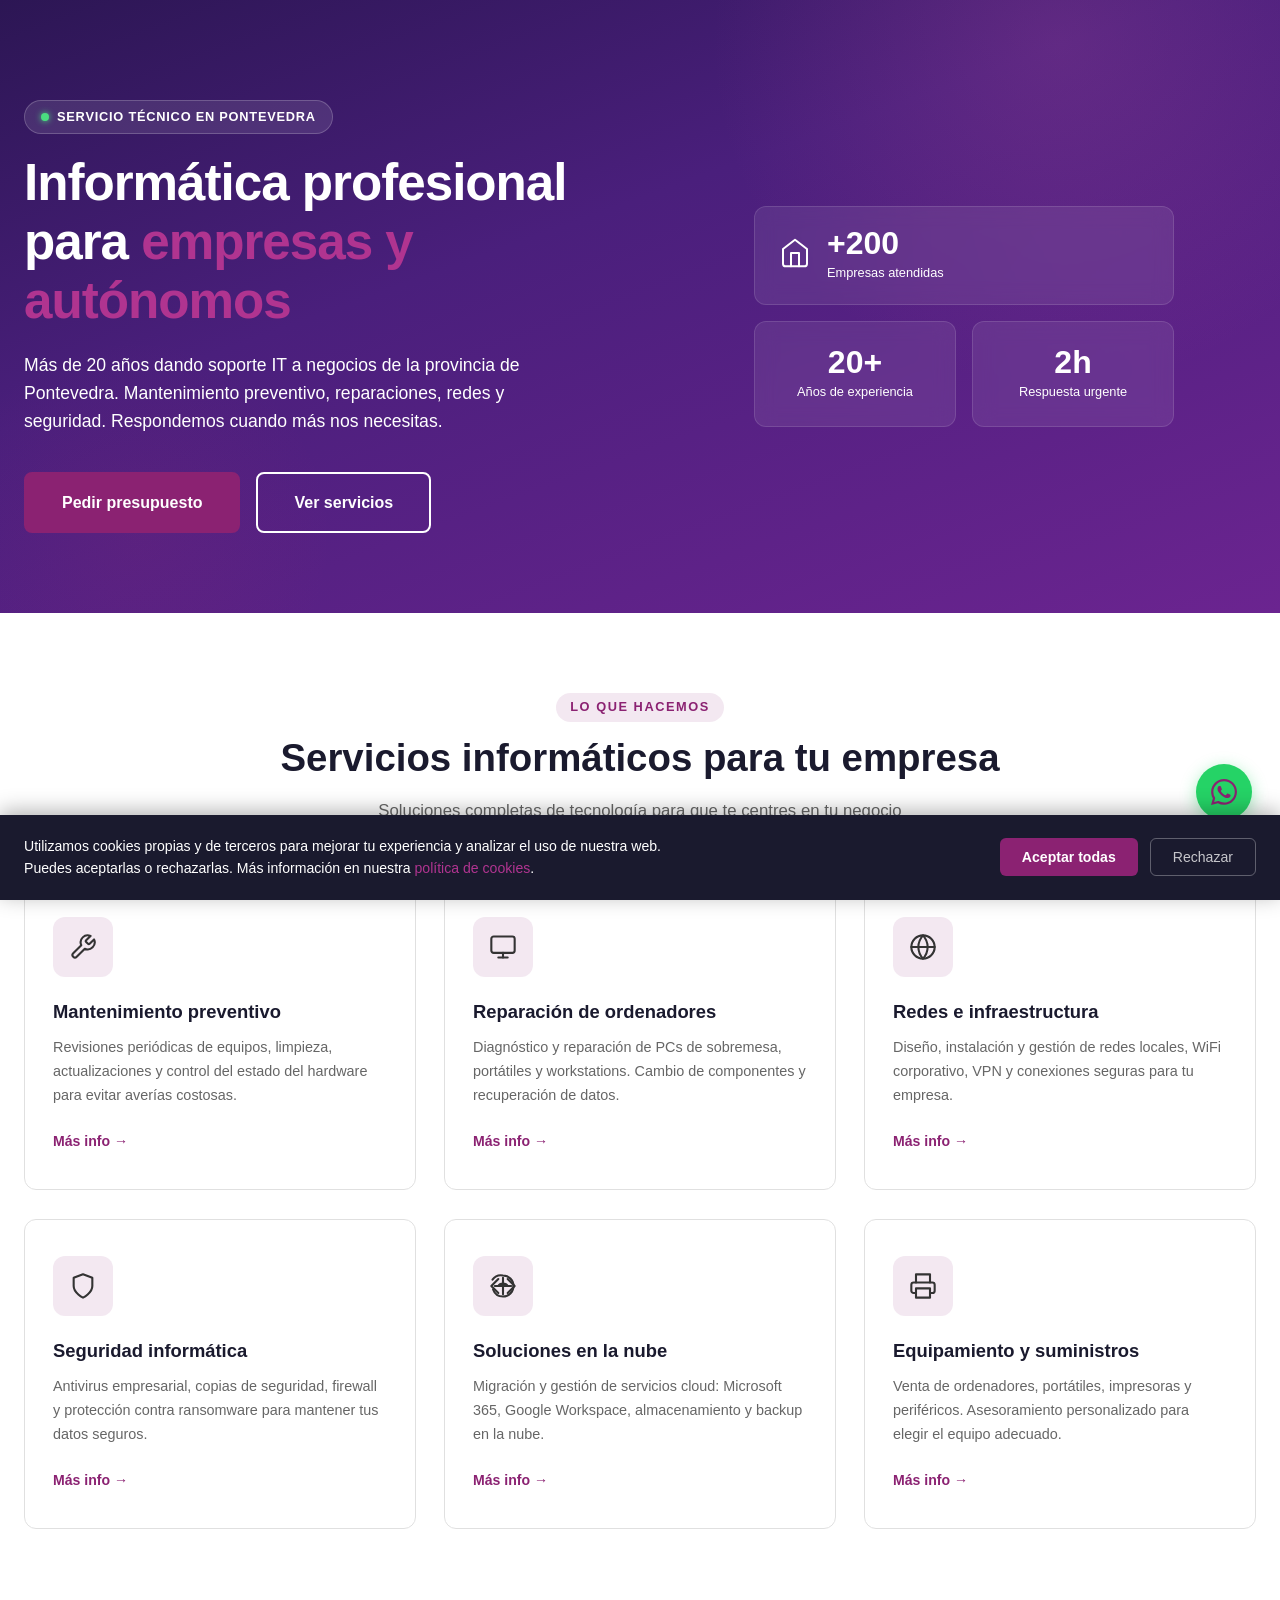
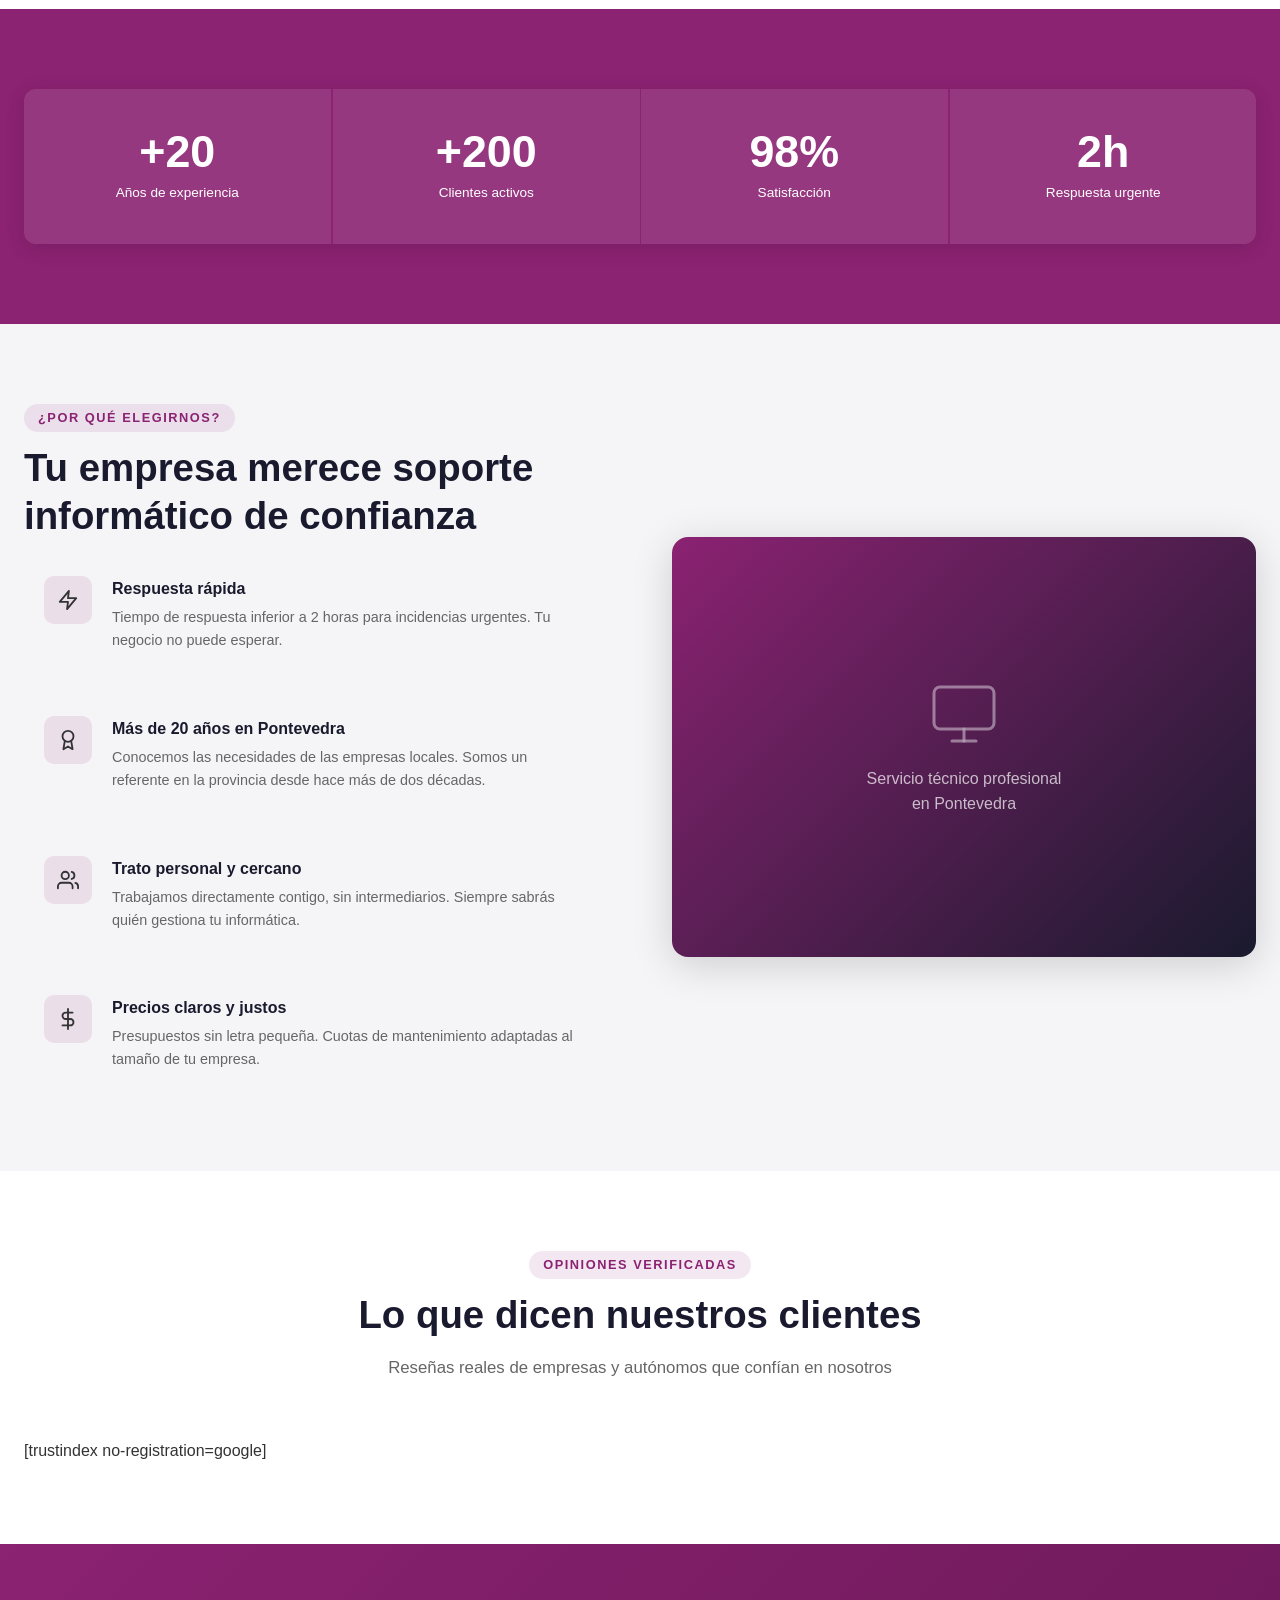
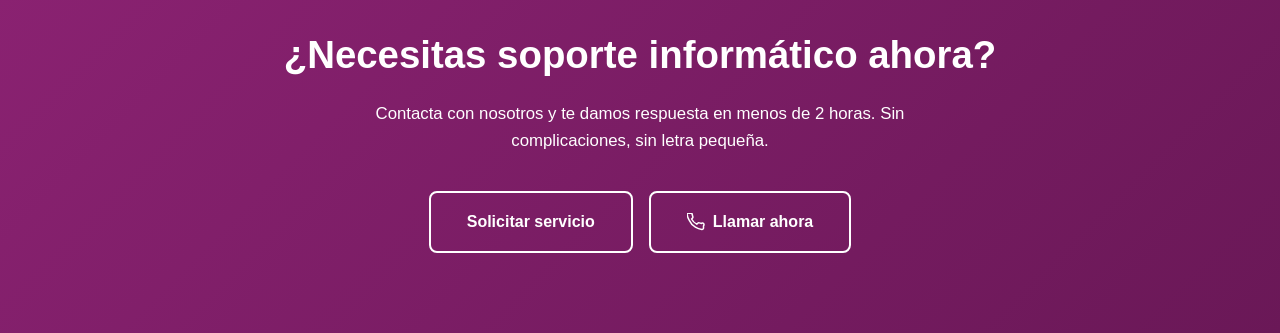
<file: index.html>
<!DOCTYPE html>
<html lang="es">
<head>
  <meta charset="UTF-8">
  <meta name="viewport" content="width=device-width, initial-scale=1.0">
  <meta name="description" content="Zona Informática Pontevedra – Servicio técnico y mantenimiento informático para empresas y autónomos en la provincia de Pontevedra. Reparación de ordenadores, redes, seguridad y soporte IT.">
  <meta name="keywords" content="informática Pontevedra, servicio técnico informático, mantenimiento ordenadores, reparación PC Pontevedra, soporte IT empresas, redes informáticas Galicia">
  <meta name="author" content="Zona Informática Pontevedra">
  <meta name="robots" content="index, follow">
  <meta name="geo.region" content="ES-PO">
  <meta name="geo.placename" content="Pontevedra">

  <!-- Open Graph -->
  <meta property="og:type" content="website">
  <meta property="og:title" content="Zona Informática Pontevedra | Servicio Técnico y Mantenimiento IT">
  <meta property="og:description" content="Expertos en mantenimiento informático para empresas y autónomos en Pontevedra. Más de 20 años de experiencia.">
  <meta property="og:url" content="https://www.zonagalicia.com">
  <meta property="og:image" content="https://www.zonagalicia.com/img/og-image.jpg">
  <meta property="og:locale" content="es_ES">
  <meta property="og:site_name" content="Zona Informática Pontevedra">

  <!-- Twitter Card -->
  <meta name="twitter:card" content="summary_large_image">
  <meta name="twitter:title" content="Zona Informática Pontevedra">
  <meta name="twitter:description" content="Servicio técnico y mantenimiento informático en Pontevedra.">

  <link rel="canonical" href="https://www.zonagalicia.com/">
  <link rel="stylesheet" href="css/style.css">

  <title>Zona Informática Pontevedra | Servicio Técnico y Mantenimiento IT</title>

  <!-- Structured Data -->
  <script type="application/ld+json">
  {
    "@context": "https://schema.org",
    "@type": "LocalBusiness",
    "name": "Zona Informática Pontevedra",
    "alternateName": "Informática de Zona S.L.",
    "description": "Servicio técnico y mantenimiento informático para empresas y autónomos en la provincia de Pontevedra.",
    "url": "https://www.zonagalicia.com",
    "telephone": "+34-986-856-135",
    "email": "zona@zonainformatica.es",
    "address": {
      "@type": "PostalAddress",
      "streetAddress": "Rúa José Malvar Figueroa, 39",
      "addressLocality": "Pontevedra",
      "addressRegion": "Galicia",
      "postalCode": "36002",
      "addressCountry": "ES"
    },
    "geo": {
      "@type": "GeoCoordinates",
      "latitude": 42.4315,
      "longitude": -8.6444
    },
    "openingHoursSpecification": [
      {
        "@type": "OpeningHoursSpecification",
        "dayOfWeek": ["Monday","Tuesday","Wednesday","Thursday","Friday"],
        "opens": "09:00",
        "closes": "14:00"
      },
      {
        "@type": "OpeningHoursSpecification",
        "dayOfWeek": ["Monday","Tuesday","Wednesday","Thursday","Friday"],
        "opens": "16:00",
        "closes": "20:00"
      }
    ],
  }
  </script>
</head>
<body>
      </div>
    </div>
  </div>

  <!-- Main Content -->
  <main id="main-content">

    <!-- Hero -->
    <section class="hero" aria-labelledby="hero-title">
      <div class="container">
        <div class="hero__inner">
          <div class="hero__content">
            <div class="hero__badge">
              <span class="hero__badge-dot"></span>
              Servicio técnico en Pontevedra
            </div>
            <h1 class="hero__title" id="hero-title">
              Informática profesional<br>para <em>empresas y autónomos</em>
            </h1>
            <p class="hero__text">
              Más de 20 años dando soporte IT a negocios de la provincia de Pontevedra.
              Mantenimiento preventivo, reparaciones, redes y seguridad. Respondemos cuando más nos necesitas.
            </p>
            <div class="hero__actions">
              <a href="contacto.html" class="btn btn--primary btn--lg">Pedir presupuesto</a>
              <a href="servicios.html" class="btn btn--outline btn--lg">Ver servicios</a>
            </div>
          </div>

          <div class="hero__visual" aria-hidden="true">
            <div class="hero__card-grid">
              <div class="hero__stat-card">
                <div class="hero__stat-icon">
                  <svg width="32" height="32" viewBox="0 0 24 24" fill="none" stroke="currentColor" stroke-width="1.5" stroke-linecap="round" stroke-linejoin="round"><path d="M3 9l9-7 9 7v11a2 2 0 01-2 2H5a2 2 0 01-2-2z"/><polyline points="9 22 9 12 15 12 15 22"/></svg>
                </div>
                <div>
                  <div class="hero__stat-number">+200</div>
                  <div class="hero__stat-label">Empresas atendidas</div>
                </div>
              </div>
              <div class="hero__stat-card">
                <div class="hero__stat-number">20+</div>
                <div class="hero__stat-label">Años de experiencia</div>
              </div>
              <div class="hero__stat-card">
                <div class="hero__stat-number">2h</div>
                <div class="hero__stat-label">Respuesta urgente</div>
              </div>
            </div>
          </div>
        </div>
      </div>
    </section>

    <!-- Services Overview -->
    <section class="section" id="servicios" aria-labelledby="services-title">
      <div class="container">
        <div class="section__header">
          <span class="section__label">Lo que hacemos</span>
          <h2 class="section__title" id="services-title">Servicios informáticos para tu empresa</h2>
          <p class="section__subtitle">Soluciones completas de tecnología para que te centres en tu negocio</p>
        </div>

        <div class="services__grid" role="list">

          <article class="service-card" role="listitem">
            <div class="service-card__icon" aria-hidden="true">
              <svg width="28" height="28" viewBox="0 0 24 24" fill="none" stroke="currentColor" stroke-width="1.8" stroke-linecap="round" stroke-linejoin="round"><path d="M14.7 6.3a1 1 0 000 1.4l1.6 1.6a1 1 0 001.4 0l3.77-3.77a6 6 0 01-7.94 7.94l-6.91 6.91a2.12 2.12 0 01-3-3l6.91-6.91a6 6 0 017.94-7.94l-3.76 3.76z"/></svg>
            </div>
            <h3 class="service-card__title">Mantenimiento preventivo</h3>
            <p class="service-card__text">Revisiones periódicas de equipos, limpieza, actualizaciones y control del estado del hardware para evitar averías costosas.</p>
            <a href="servicios.html#mantenimiento" class="service-card__link">Más info →</a>
          </article>

          <article class="service-card" role="listitem">
            <div class="service-card__icon" aria-hidden="true">
              <svg width="28" height="28" viewBox="0 0 24 24" fill="none" stroke="currentColor" stroke-width="1.8" stroke-linecap="round" stroke-linejoin="round"><rect x="2" y="3" width="20" height="14" rx="2" ry="2"/><line x1="8" y1="21" x2="16" y2="21"/><line x1="12" y1="17" x2="12" y2="21"/></svg>
            </div>
            <h3 class="service-card__title">Reparación de ordenadores</h3>
            <p class="service-card__text">Diagnóstico y reparación de PCs de sobremesa, portátiles y workstations. Cambio de componentes y recuperación de datos.</p>
            <a href="servicios.html#reparacion" class="service-card__link">Más info →</a>
          </article>

          <article class="service-card" role="listitem">
            <div class="service-card__icon" aria-hidden="true">
              <svg width="28" height="28" viewBox="0 0 24 24" fill="none" stroke="currentColor" stroke-width="1.8" stroke-linecap="round" stroke-linejoin="round"><circle cx="12" cy="12" r="10"/><line x1="2" y1="12" x2="22" y2="12"/><path d="M12 2a15.3 15.3 0 014 10 15.3 15.3 0 01-4 10 15.3 15.3 0 01-4-10 15.3 15.3 0 014-10z"/></svg>
            </div>
            <h3 class="service-card__title">Redes e infraestructura</h3>
            <p class="service-card__text">Diseño, instalación y gestión de redes locales, WiFi corporativo, VPN y conexiones seguras para tu empresa.</p>
            <a href="servicios.html#redes" class="service-card__link">Más info →</a>
          </article>

          <article class="service-card" role="listitem">
            <div class="service-card__icon" aria-hidden="true">
              <svg width="28" height="28" viewBox="0 0 24 24" fill="none" stroke="currentColor" stroke-width="1.8" stroke-linecap="round" stroke-linejoin="round"><path d="M12 22s8-4 8-10V5l-8-3-8 3v7c0 6 8 10 8 10z"/></svg>
            </div>
            <h3 class="service-card__title">Seguridad informática</h3>
            <p class="service-card__text">Antivirus empresarial, copias de seguridad, firewall y protección contra ransomware para mantener tus datos seguros.</p>
            <a href="servicios.html#seguridad" class="service-card__link">Más info →</a>
          </article>

          <article class="service-card" role="listitem">
            <div class="service-card__icon" aria-hidden="true">
              <svg width="28" height="28" viewBox="0 0 24 24" fill="none" stroke="currentColor" stroke-width="1.8" stroke-linecap="round" stroke-linejoin="round"><polyline points="16 18 22 12 16 6"/><polyline points="8 6 2 12 8 18"/><path d="M19 12H5M12 5v14"/><path d="M3 6.5A9 9 0 0112 3a9 9 0 019 9 9 9 0 01-9 9 9 9 0 01-8.5-6"/><path d="M8 12s1-2 4-2 4 2 4 2"/><path d="M12 8v1M12 15v1"/></svg>
            </div>
            <h3 class="service-card__title">Soluciones en la nube</h3>
            <p class="service-card__text">Migración y gestión de servicios cloud: Microsoft 365, Google Workspace, almacenamiento y backup en la nube.</p>
            <a href="servicios.html#cloud" class="service-card__link">Más info →</a>
          </article>

          <article class="service-card" role="listitem">
            <div class="service-card__icon" aria-hidden="true">
              <svg width="28" height="28" viewBox="0 0 24 24" fill="none" stroke="currentColor" stroke-width="1.8" stroke-linecap="round" stroke-linejoin="round"><polyline points="6 9 6 2 18 2 18 9"/><path d="M6 18H4a2 2 0 01-2-2v-5a2 2 0 012-2h16a2 2 0 012 2v5a2 2 0 01-2 2h-2"/><rect x="6" y="14" width="12" height="8"/></svg>
            </div>
            <h3 class="service-card__title">Equipamiento y suministros</h3>
            <p class="service-card__text">Venta de ordenadores, portátiles, impresoras y periféricos. Asesoramiento personalizado para elegir el equipo adecuado.</p>
            <a href="servicios.html#equipamiento" class="service-card__link">Más info →</a>
          </article>

        </div>
      </div>
    </section>

    <!-- Stats -->
    <section class="section section--primary" aria-labelledby="stats-title">
      <div class="container">
        <h2 class="sr-only" id="stats-title">Datos de Zona Informática</h2>
        <div class="stats__grid" role="list">
          <div class="stat-item" role="listitem">
            <div class="stat-item__number">+20</div>
            <div class="stat-item__label">Años de experiencia</div>
          </div>
          <div class="stat-item" role="listitem">
            <div class="stat-item__number">+200</div>
            <div class="stat-item__label">Clientes activos</div>
          </div>
          <div class="stat-item" role="listitem">
            <div class="stat-item__number">98%</div>
            <div class="stat-item__label">Satisfacción</div>
          </div>
          <div class="stat-item" role="listitem">
            <div class="stat-item__number">2h</div>
            <div class="stat-item__label">Respuesta urgente</div>
          </div>
        </div>
      </div>
    </section>

    <!-- Why Us -->
    <section class="section section--light" aria-labelledby="why-title">
      <div class="container">
        <div class="why-grid">
          <div>
            <span class="section__label">¿Por qué elegirnos?</span>
            <h2 class="section__title" id="why-title">Tu empresa merece soporte informático de confianza</h2>
            <div class="why__features">

              <div class="why__feature">
                <div class="why__feature-icon" aria-hidden="true">
                  <svg width="22" height="22" viewBox="0 0 24 24" fill="none" stroke="currentColor" stroke-width="2" stroke-linecap="round" stroke-linejoin="round"><polygon points="13 2 3 14 12 14 11 22 21 10 12 10 13 2"/></svg>
                </div>
                <div>
                  <h3 class="why__feature-title">Respuesta rápida</h3>
                  <p class="why__feature-text">Tiempo de respuesta inferior a 2 horas para incidencias urgentes. Tu negocio no puede esperar.</p>
                </div>
              </div>

              <div class="why__feature">
                <div class="why__feature-icon" aria-hidden="true">
                  <svg width="22" height="22" viewBox="0 0 24 24" fill="none" stroke="currentColor" stroke-width="2" stroke-linecap="round" stroke-linejoin="round"><circle cx="12" cy="8" r="6"/><path d="M15.477 12.89L17 22l-5-3-5 3 1.523-9.11"/></svg>
                </div>
                <div>
                  <h3 class="why__feature-title">Más de 20 años en Pontevedra</h3>
                  <p class="why__feature-text">Conocemos las necesidades de las empresas locales. Somos un referente en la provincia desde hace más de dos décadas.</p>
                </div>
              </div>

              <div class="why__feature">
                <div class="why__feature-icon" aria-hidden="true">
                  <svg width="22" height="22" viewBox="0 0 24 24" fill="none" stroke="currentColor" stroke-width="2" stroke-linecap="round" stroke-linejoin="round"><path d="M17 21v-2a4 4 0 00-4-4H5a4 4 0 00-4 4v2"/><circle cx="9" cy="7" r="4"/><path d="M23 21v-2a4 4 0 00-3-3.87"/><path d="M16 3.13a4 4 0 010 7.75"/></svg>
                </div>
                <div>
                  <h3 class="why__feature-title">Trato personal y cercano</h3>
                  <p class="why__feature-text">Trabajamos directamente contigo, sin intermediarios. Siempre sabrás quién gestiona tu informática.</p>
                </div>
              </div>

              <div class="why__feature">
                <div class="why__feature-icon" aria-hidden="true">
                  <svg width="22" height="22" viewBox="0 0 24 24" fill="none" stroke="currentColor" stroke-width="2" stroke-linecap="round" stroke-linejoin="round"><line x1="12" y1="1" x2="12" y2="23"/><path d="M17 5H9.5a3.5 3.5 0 000 7h5a3.5 3.5 0 010 7H6"/></svg>
                </div>
                <div>
                  <h3 class="why__feature-title">Precios claros y justos</h3>
                  <p class="why__feature-text">Presupuestos sin letra pequeña. Cuotas de mantenimiento adaptadas al tamaño de tu empresa.</p>
                </div>
              </div>

            </div>
          </div>

          <div class="why__image" role="img" aria-label="Técnico trabajando en reparación de ordenadores">
            <div class="why__image-placeholder">
              <svg width="72" height="72" viewBox="0 0 24 24" fill="none" stroke="currentColor" stroke-width="1" stroke-linecap="round" stroke-linejoin="round" style="opacity:0.6" aria-hidden="true"><rect x="2" y="3" width="20" height="14" rx="2"/><line x1="8" y1="21" x2="16" y2="21"/><line x1="12" y1="17" x2="12" y2="21"/></svg>
              <p>Servicio técnico profesional<br>en Pontevedra</p>
            </div>
          </div>
        </div>
      </div>
    </section>

    <!-- Testimonials – Trustpilot widget -->
    <section class="section" aria-labelledby="testimonials-title">
      <div class="container">
        <div class="section__header">
          <span class="section__label">Opiniones verificadas</span>
          <h2 class="section__title" id="testimonials-title">Lo que dicen nuestros clientes</h2>
          <p class="section__subtitle">Reseñas reales de empresas y autónomos que confían en nosotros</p>
        </div>

        [trustindex no-registration=google]

      </div>
    </section>

    <!-- CTA Banner -->
    <section class="cta-banner" aria-labelledby="cta-title">
      <div class="container">
        <h2 class="cta-banner__title" id="cta-title">¿Necesitas soporte informático ahora?</h2>
        <p class="cta-banner__text">Contacta con nosotros y te damos respuesta en menos de 2 horas. Sin complicaciones, sin letra pequeña.</p>
        <div class="cta-banner__actions">
          <a href="contacto.html" class="btn btn--outline btn--lg">Solicitar servicio</a>
          <a href="tel:+34986856135" class="btn btn--outline btn--lg">
            <svg width="18" height="18" viewBox="0 0 24 24" fill="none" stroke="currentColor" stroke-width="2" stroke-linecap="round" stroke-linejoin="round" aria-hidden="true"><path d="M22 16.92v3a2 2 0 01-2.18 2 19.79 19.79 0 01-8.63-3.07A19.5 19.5 0 013.07 9.81a19.79 19.79 0 01-3.07-8.67A2 2 0 012 .18h3a2 2 0 012 1.72c.127.96.361 1.903.7 2.81a2 2 0 01-.45 2.11L6.09 8a16 16 0 006.91 6.91l1.27-1.27a2 2 0 012.11-.45c.907.339 1.85.573 2.81.7A2 2 0 0122 16.92z"/></svg>
            Llamar ahora
          </a>
        </div>
      </div>
    </section>

  </main>

  <!-- WhatsApp float -->
  <a href="https://wa.me/34986856135" class="whatsapp-float" target="_blank" rel="noopener noreferrer" aria-label="Contáctanos por WhatsApp">
    <svg width="26" height="26" viewBox="0 0 24 24" fill="currentColor" aria-hidden="true"><path d="M17.472 14.382c-.297-.149-1.758-.867-2.03-.967-.273-.099-.471-.148-.67.15-.197.297-.767.966-.94 1.164-.173.199-.347.223-.644.075-.297-.15-1.255-.463-2.39-1.475-.883-.788-1.48-1.761-1.653-2.059-.173-.297-.018-.458.13-.606.134-.133.298-.347.446-.52.149-.174.198-.298.298-.497.099-.198.05-.371-.025-.52-.075-.149-.669-1.612-.916-2.207-.242-.579-.487-.5-.669-.51-.173-.008-.371-.01-.57-.01-.198 0-.52.074-.792.372-.272.297-1.04 1.016-1.04 2.479 0 1.462 1.065 2.875 1.213 3.074.149.198 2.096 3.2 5.077 4.487.709.306 1.262.489 1.694.625.712.227 1.36.195 1.871.118.571-.085 1.758-.719 2.006-1.413.248-.694.248-1.289.173-1.413-.074-.124-.272-.198-.57-.347m-5.421 7.403h-.004a9.87 9.87 0 01-5.031-1.378l-.361-.214-3.741.982.998-3.648-.235-.374a9.86 9.86 0 01-1.51-5.26c.001-5.45 4.436-9.884 9.888-9.884 2.64 0 5.122 1.03 6.988 2.898a9.825 9.825 0 012.893 6.994c-.003 5.45-4.437 9.884-9.885 9.884m8.413-18.297A11.815 11.815 0 0012.05 0C5.495 0 .16 5.335.157 11.892c0 2.096.547 4.142 1.588 5.945L.057 24l6.305-1.654a11.882 11.882 0 005.683 1.448h.005c6.554 0 11.89-5.335 11.893-11.893a11.821 11.821 0 00-3.48-8.413z"/></svg>
  </a>

  <!-- Cookie Banner -->
  <div class="cookie-banner" id="cookieBanner" role="dialog" aria-modal="false" aria-label="Aviso de cookies">
    <div class="container">
      <div class="cookie-banner__inner">
        <p class="cookie-banner__text">
          Utilizamos cookies propias y de terceros para mejorar tu experiencia y analizar el uso de nuestra web.
          Puedes aceptarlas o rechazarlas. Más información en nuestra
          <a href="politica-cookies.html">política de cookies</a>.
        </p>
        <div class="cookie-banner__actions">
          <button class="btn--cookie-accept" id="cookieAccept">Aceptar todas</button>
          <button class="btn--cookie-reject" id="cookieReject">Rechazar</button>
        </div>
      </div>
    </div>
  </div>

  <script src="js/main.js"></script>
</body>
</html>
</file>
<file: css/style.css>
/* =============================================
   ZONA INFORMÁTICA PONTEVEDRA - Stylesheet
   Kit Digital - Sitio Web y Presencia Básica
   ============================================= */

/* --- Variables --- */
:root {
  --color-primary: #8B2272;
  --color-primary-dark: #6a1857;
  --color-primary-light: #b03490;
  --color-secondary: #5a5a5a;
  --color-accent: #c0306e;
  --color-white: #ffffff;
  --color-light: #f5f5f7;
  --color-dark: #1a1a2e;
  --color-text: #333333;
  --color-muted: #666666;
  --color-border: #e0e0e0;
  --font-main: 'Segoe UI', Roboto, Arial, sans-serif;
  --shadow-sm: 0 2px 8px rgba(0,0,0,0.08);
  --shadow-md: 0 4px 20px rgba(0,0,0,0.12);
  --shadow-lg: 0 8px 40px rgba(0,0,0,0.16);
  --radius: 8px;
  --transition: 0.3s ease;
  --max-width: 1380px;
}

/* --- Reset & Base --- */
*, *::before, *::after { box-sizing: border-box; margin: 0; padding: 0; }

html {
  font-size: 16px;
  overflow-x: hidden;
  -webkit-text-size-adjust: 100%;
}

body {
  font-family: var(--font-main);
  color: var(--color-text);
  background: var(--color-white);
  line-height: 1.6;
  overflow-x: hidden;
  width: 100%;
  -webkit-overflow-scrolling: touch;
}

img { max-width: 100%; height: auto; display: block; }
a { color: var(--color-primary); text-decoration: none; transition: color var(--transition); }
a:hover { color: var(--color-primary-dark); }
a:focus-visible { outline: 3px solid var(--color-primary); outline-offset: 2px; border-radius: 3px; }

ul { list-style: none; }

.sr-only {
  position: absolute; width: 1px; height: 1px;
  padding: 0; margin: -1px; overflow: hidden;
  clip: rect(0,0,0,0); border: 0;
}

/* --- Layout --- */
.container {
  width: 100%;
  max-width: var(--max-width);
  margin: 0 auto;
  padding: 0 24px;
}

.section { padding: 80px 0; }
.section--light { background: var(--color-light); }
.section--dark { background: var(--color-dark); color: var(--color-white); }
.section--primary { background: var(--color-primary); color: var(--color-white); }

.section__header { text-align: center; margin-bottom: 56px; }
.section__label {
  display: inline-block;
  font-size: 0.8rem;
  font-weight: 700;
  letter-spacing: 0.12em;
  text-transform: uppercase;
  color: var(--color-primary);
  background: rgba(139, 34, 114, 0.1);
  padding: 4px 14px;
  border-radius: 20px;
  margin-bottom: 12px;
}
.section--dark .section__label,
.section--primary .section__label {
  color: var(--color-white);
  background: rgba(255,255,255,0.15);
}

.section__title {
  font-size: clamp(1.8rem, 3vw, 2.4rem);
  font-weight: 700;
  color: var(--color-dark);
  line-height: 1.25;
  margin-bottom: 16px;
}
.section--dark .section__title,
.section--primary .section__title { color: #ffffff !important; }

.section__subtitle {
  font-size: 1.05rem;
  color: var(--color-muted);
  max-width: 600px;
  margin: 0 auto;
}
.section--dark .section__subtitle,
.section--primary .section__subtitle { color: rgba(255,255,255,0.85) !important; }

/* --- Buttons --- */
.btn {
  display: inline-flex;
  align-items: center;
  gap: 8px;
  padding: 14px 28px;
  border-radius: var(--radius);
  font-size: 0.95rem;
  font-weight: 600;
  cursor: pointer;
  transition: all var(--transition);
  border: 2px solid transparent;
  text-align: center;
  white-space: nowrap;
}

.btn--primary {
  background: var(--color-primary);
  color: var(--color-white);
  border-color: var(--color-primary);
}
.btn--primary:hover {
  background: var(--color-primary-dark);
  border-color: var(--color-primary-dark);
  color: var(--color-white);
  transform: translateY(-2px);
  box-shadow: var(--shadow-md);
}

.btn--outline {
  background: transparent;
  color: var(--color-white);
  border-color: var(--color-white);
}
.btn--outline:hover {
  background: var(--color-white);
  color: var(--color-primary);
  transform: translateY(-2px);
}

.btn--outline-dark {
  background: transparent;
  color: var(--color-primary);
  border-color: var(--color-primary);
}
.btn--outline-dark:hover {
  background: var(--color-primary);
  color: var(--color-white);
  transform: translateY(-2px);
}

.btn--lg { padding: 16px 36px; font-size: 1rem; }

/* --- Hero --- */
.hero {
  background: linear-gradient(160deg, #2c1654 0%, #4a1f7c 40%, #6b2490 100%);
  color: #ffffff;
  padding: 100px 0 80px;
  position: relative;
  overflow: hidden;
}

.hero::before {
  content: '';
  position: absolute;
  top: -50%;
  right: -10%;
  width: 700px;
  height: 700px;
  background: radial-gradient(circle, rgba(180,80,160,0.22) 0%, transparent 70%);
  pointer-events: none;
}

.hero::after {
  content: '';
  position: absolute;
  bottom: -20%;
  left: -5%;
  width: 400px;
  height: 400px;
  background: radial-gradient(circle, rgba(192,48,110,0.08) 0%, transparent 70%);
  pointer-events: none;
}

.hero *, .hero a { color: inherit; }

.hero__inner {
  display: grid;
  grid-template-columns: 1fr 1fr;
  gap: 64px;
  align-items: center;
  position: relative;
  z-index: 1;
}

.hero__badge {
  display: inline-flex;
  align-items: center;
  gap: 8px;
  background: rgba(255,255,255,0.1);
  border: 1px solid rgba(255,255,255,0.2);
  padding: 6px 16px;
  border-radius: 20px;
  font-size: 0.8rem;
  font-weight: 600;
  letter-spacing: 0.06em;
  text-transform: uppercase;
  margin-bottom: 20px;
}

.hero__badge-dot {
  width: 8px;
  height: 8px;
  border-radius: 50%;
  background: #4ade80;
  box-shadow: 0 0 6px #4ade80;
  animation: pulse 2s infinite;
}

@keyframes pulse {
  0%, 100% { opacity: 1; }
  50% { opacity: 0.5; }
}

.hero__title {
  font-size: clamp(2rem, 4vw, 3.2rem);
  font-weight: 800;
  line-height: 1.15;
  margin-bottom: 20px;
  letter-spacing: -0.02em;
  color: #ffffff !important;
}

.hero__title em {
  font-style: normal;
  color: var(--color-primary-light);
}

.hero__text {
  font-size: 1.1rem;
  color: rgba(255,255,255,0.85);
  margin-bottom: 36px;
  max-width: 520px;
}

.hero__actions { display: flex; gap: 16px; flex-wrap: wrap; }

.hero__visual {
  display: flex;
  justify-content: center;
  align-items: center;
}

.hero__card-grid {
  display: grid;
  grid-template-columns: 1fr 1fr;
  gap: 16px;
  width: 100%;
  max-width: 420px;
}

.hero__stat-card {
  background: rgba(255,255,255,0.08);
  border: 1px solid rgba(255,255,255,0.12);
  border-radius: 12px;
  padding: 24px 20px;
  backdrop-filter: blur(10px);
  text-align: center;
}

.hero__stat-card:first-child {
  grid-column: 1 / -1;
  display: flex;
  align-items: center;
  gap: 16px;
  text-align: left;
  padding: 20px 24px;
}

.hero__stat-icon { font-size: 2rem; line-height: 1; }

.hero__stat-number {
  font-size: 2rem;
  font-weight: 800;
  color: var(--color-white);
  line-height: 1;
}

.hero__stat-label {
  font-size: 0.8rem;
  color: rgba(255,255,255,0.65);
  margin-top: 4px;
}

/* --- Services Grid --- */
.services__grid {
  display: grid;
  grid-template-columns: repeat(3, 1fr);
  gap: 28px;
}

.service-card {
  background: var(--color-white);
  border: 1px solid var(--color-border);
  border-radius: 12px;
  padding: 36px 28px;
  transition: all var(--transition);
  position: relative;
  overflow: hidden;
}

.service-card::before {
  content: '';
  position: absolute;
  top: 0; left: 0; right: 0;
  height: 4px;
  background: var(--color-primary);
  transform: scaleX(0);
  transition: transform var(--transition);
  transform-origin: left;
}

.service-card:hover {
  border-color: rgba(139,34,114,0.3);
  box-shadow: var(--shadow-md);
  transform: translateY(-4px);
}

.service-card:hover::before { transform: scaleX(1); }

.service-card__icon {
  width: 60px;
  height: 60px;
  background: rgba(139,34,114,0.1);
  border-radius: 12px;
  display: flex;
  align-items: center;
  justify-content: center;
  margin-bottom: 20px;
}

.service-card__title {
  font-size: 1.15rem;
  font-weight: 700;
  color: var(--color-dark);
  margin-bottom: 10px;
}

.service-card__text {
  font-size: 0.9rem;
  color: var(--color-muted);
  line-height: 1.65;
  margin-bottom: 20px;
}

.service-card__link {
  font-size: 0.88rem;
  font-weight: 600;
  color: var(--color-primary);
  display: inline-flex;
  align-items: center;
  gap: 4px;
}
.service-card__link:hover { gap: 8px; }

/* --- Why Us --- */
.why-grid {
  display: grid;
  grid-template-columns: 1fr 1fr;
  gap: 64px;
  align-items: center;
}

.why__features { display: flex; flex-direction: column; gap: 24px; }

.why__feature {
  display: flex;
  gap: 20px;
  padding: 20px;
  border-radius: var(--radius);
  transition: background var(--transition);
}
.why__feature:hover { background: rgba(139,34,114,0.05); }

.why__feature-icon {
  width: 48px;
  height: 48px;
  background: rgba(139,34,114,0.1);
  border-radius: 10px;
  display: flex;
  align-items: center;
  justify-content: center;
  flex-shrink: 0;
}

.why__feature-title {
  font-size: 1rem;
  font-weight: 700;
  color: var(--color-dark);
  margin-bottom: 4px;
}

.why__feature-text { font-size: 0.9rem; color: var(--color-muted); }

.why__image {
  border-radius: 16px;
  overflow: hidden;
  box-shadow: var(--shadow-lg);
  background: linear-gradient(135deg, var(--color-primary) 0%, var(--color-dark) 100%);
  min-height: 420px;
  display: flex;
  align-items: center;
  justify-content: center;
  position: relative;
}

.why__image-placeholder {
  text-align: center;
  color: rgba(255,255,255,0.7);
  padding: 40px;
}

.why__image-placeholder svg { margin: 0 auto 16px; display: block; }
.why__image-placeholder p { font-size: 1rem; }

/* --- Stats / Numbers --- */
.stats__grid {
  display: grid;
  grid-template-columns: repeat(4, 1fr);
  gap: 2px;
  border-radius: 12px;
  overflow: hidden;
  box-shadow: var(--shadow-md);
}

.stat-item {
  background: rgba(255,255,255,0.1);
  padding: 40px 24px;
  text-align: center;
}

.stat-item__number {
  font-size: 2.8rem;
  font-weight: 800;
  color: var(--color-white);
  line-height: 1;
  margin-bottom: 8px;
}

.stat-item__label {
  font-size: 0.85rem;
  color: rgba(255,255,255,0.75);
  font-weight: 500;
}

/* --- Testimonials --- */
.testimonials__grid {
  display: grid;
  grid-template-columns: repeat(3, 1fr);
  gap: 28px;
}

.testimonial-card {
  background: var(--color-white);
  border: 1px solid var(--color-border);
  border-radius: 12px;
  padding: 32px 28px;
  box-shadow: var(--shadow-sm);
}

.testimonial-card__stars {
  color: #f59e0b;
  font-size: 1rem;
  margin-bottom: 16px;
  letter-spacing: 2px;
}

.testimonial-card__text {
  font-size: 0.92rem;
  color: var(--color-text);
  line-height: 1.7;
  margin-bottom: 20px;
  font-style: italic;
}

.testimonial-card__author { display: flex; align-items: center; gap: 12px; }

.testimonial-card__avatar {
  width: 44px;
  height: 44px;
  border-radius: 50%;
  background: var(--color-primary);
  display: flex;
  align-items: center;
  justify-content: center;
  color: white;
  font-weight: 700;
  font-size: 1rem;
  flex-shrink: 0;
}

.testimonial-card__name { font-weight: 700; font-size: 0.9rem; color: var(--color-dark); }
.testimonial-card__role { font-size: 0.8rem; color: var(--color-muted); }

/* --- CTA Banner --- */
.cta-banner {
  background: linear-gradient(135deg, var(--color-primary) 0%, var(--color-primary-dark) 100%);
  padding: 80px 0;
  text-align: center;
  color: var(--color-white);
}

.cta-banner__title {
  font-size: clamp(1.8rem, 3vw, 2.6rem);
  font-weight: 800;
  margin-bottom: 16px;
  color: #ffffff !important;
}

.cta-banner__text {
  font-size: 1.05rem;
  color: rgba(255,255,255,0.85);
  margin-bottom: 36px;
  max-width: 560px;
  margin-left: auto;
  margin-right: auto;
}

.cta-banner__actions { display: flex; justify-content: center; gap: 16px; flex-wrap: wrap; }

/* --- Contact Form --- */
.contact__grid {
  display: grid;
  grid-template-columns: 1fr 1.6fr;
  gap: 64px;
  align-items: start;
}

.contact__info { display: flex; flex-direction: column; gap: 32px; }
.contact__info-item { display: flex; gap: 16px; }

.contact__info-icon {
  width: 48px;
  height: 48px;
  background: rgba(139,34,114,0.1);
  border-radius: 10px;
  display: flex;
  align-items: center;
  justify-content: center;
  flex-shrink: 0;
}

.contact__info-label {
  font-size: 0.8rem;
  font-weight: 700;
  text-transform: uppercase;
  letter-spacing: 0.08em;
  color: var(--color-primary);
  margin-bottom: 4px;
}

.contact__info-value { font-size: 0.95rem; color: var(--color-text); line-height: 1.5; }

.contact__form {
  background: var(--color-white);
  border: 1px solid var(--color-border);
  border-radius: 16px;
  padding: 40px;
  box-shadow: var(--shadow-sm);
}

.form__row { display: grid; grid-template-columns: 1fr 1fr; gap: 20px; }
.form__group { display: flex; flex-direction: column; gap: 6px; margin-bottom: 20px; }
.form__group:last-child { margin-bottom: 0; }

.form__label { font-size: 0.85rem; font-weight: 600; color: var(--color-dark); }
.form__label--required::after { content: ' *'; color: var(--color-primary); }

.form__input,
.form__select,
.form__textarea {
  width: 100%;
  padding: 12px 16px;
  border: 1.5px solid var(--color-border);
  border-radius: var(--radius);
  font-size: 0.95rem;
  font-family: var(--font-main);
  color: var(--color-text);
  background: var(--color-white);
  transition: border-color var(--transition), box-shadow var(--transition);
  -webkit-appearance: none;
}

.form__input:focus,
.form__select:focus,
.form__textarea:focus {
  outline: none;
  border-color: var(--color-primary);
  box-shadow: 0 0 0 3px rgba(139,34,114,0.12);
}

.form__textarea { resize: vertical; min-height: 140px; }

.form__checkbox-group { display: flex; align-items: flex-start; gap: 10px; }
.form__checkbox { width: 18px; height: 18px; accent-color: var(--color-primary); flex-shrink: 0; margin-top: 2px; cursor: pointer; }
.form__checkbox-label { font-size: 0.85rem; color: var(--color-muted); }

.form__submit { width: 100%; padding: 14px; font-size: 1rem; }

.form__success {
  display: none;
  background: #f0fdf4;
  border: 1px solid #bbf7d0;
  border-radius: var(--radius);
  padding: 16px 20px;
  color: #166534;
  font-size: 0.9rem;
  margin-top: 16px;
}

/* --- Map --- */
.map-section { padding: 0; }
.map-section iframe { width: 100%; height: 400px; border: none; display: block; }

/* --- Page Hero (inner pages) --- */
.page-hero {
  background: linear-gradient(135deg, #1a0e30 0%, #2e1158 45%, #4a1a78 100%);
  color: #ffffff;
  padding: 64px 0 60px;
  position: relative;
  overflow: hidden;
  min-height: 320px;
  display: flex;
  align-items: center;
}

.page-hero > .container { width: 100%; }

.page-hero__bg-pattern {
  position: absolute;
  inset: 0;
  background-image: radial-gradient(circle, rgba(255,255,255,0.07) 1px, transparent 1px);
  background-size: 28px 28px;
  pointer-events: none;
}

.page-hero__glow {
  position: absolute;
  top: -80px;
  right: -80px;
  width: 420px;
  height: 420px;
  background: radial-gradient(circle, rgba(176,52,144,0.25) 0%, transparent 70%);
  pointer-events: none;
}

.page-hero__inner {
  display: grid;
  grid-template-columns: 1fr 1fr;
  gap: 48px;
  align-items: center;
  position: relative;
  z-index: 1;
  width: 100%;
}

.page-hero__content { max-width: 540px; }

.page-hero__badge {
  display: inline-flex;
  align-items: center;
  gap: 6px;
  font-size: 0.78rem;
  font-weight: 600;
  letter-spacing: 0.06em;
  text-transform: uppercase;
  color: #d080c0;
  background: rgba(176,52,144,0.18);
  border: 1px solid rgba(176,52,144,0.35);
  padding: 5px 12px;
  border-radius: 20px;
  margin-bottom: 16px;
}

.page-hero__breadcrumb {
  display: flex;
  align-items: center;
  gap: 6px;
  font-size: 0.82rem;
  color: rgba(255,255,255,0.45);
  margin-bottom: 14px;
}
.page-hero__breadcrumb a { color: rgba(255,255,255,0.65); text-decoration: none; }
.page-hero__breadcrumb a:hover { color: #ffffff; }

.page-hero__title {
  font-size: clamp(1.9rem, 3.5vw, 2.8rem);
  font-weight: 800;
  line-height: 1.15;
  margin-bottom: 14px;
  color: #ffffff !important;
  letter-spacing: -0.02em;
}

.page-hero__subtitle {
  font-size: 1rem;
  color: rgba(255,255,255,0.7);
  line-height: 1.65;
  margin-bottom: 28px;
}

.page-hero__stats { display: flex; align-items: center; gap: 20px; flex-wrap: wrap; }
.page-hero__stat { display: flex; flex-direction: column; }
.page-hero__stat-num { font-size: 1.5rem; font-weight: 800; color: #ffffff; line-height: 1; }
.page-hero__stat-label { font-size: 0.75rem; color: rgba(255,255,255,0.5); margin-top: 2px; }
.page-hero__stat-sep { width: 1px; height: 32px; background: rgba(255,255,255,0.15); }

.page-hero__contact-chips { display: flex; flex-wrap: wrap; gap: 10px; }
.page-hero__chip {
  display: inline-flex;
  align-items: center;
  gap: 6px;
  font-size: 0.82rem;
  padding: 7px 14px;
  border-radius: 20px;
  background: rgba(255,255,255,0.1);
  border: 1px solid rgba(255,255,255,0.18);
  color: #ffffff;
  text-decoration: none;
  transition: background 0.2s;
}
.page-hero__chip:hover { background: rgba(255,255,255,0.18); color: #ffffff; }
.page-hero__chip--muted { color: rgba(255,255,255,0.6); cursor: default; }

.page-hero__icon-grid { display: grid; grid-template-columns: repeat(3, 1fr); gap: 12px; }
.page-hero__icon-card {
  background: rgba(255,255,255,0.06);
  border: 1px solid rgba(255,255,255,0.1);
  border-radius: 12px;
  padding: 20px;
  display: flex;
  align-items: center;
  justify-content: center;
  color: rgba(255,255,255,0.7);
}
.page-hero__icon-card--accent {
  background: rgba(176,52,144,0.2);
  border-color: rgba(176,52,144,0.4);
  color: #e080d0;
}

.page-hero__timeline {
  display: flex;
  flex-direction: column;
  padding-left: 20px;
  border-left: 2px solid rgba(255,255,255,0.12);
}
.page-hero__tl-item {
  display: flex;
  align-items: center;
  gap: 16px;
  padding: 14px 0;
  border-bottom: 1px solid rgba(255,255,255,0.06);
  position: relative;
}
.page-hero__tl-item::before {
  content: '';
  position: absolute;
  left: -25px;
  width: 8px;
  height: 8px;
  border-radius: 50%;
  background: rgba(255,255,255,0.25);
  border: 2px solid rgba(255,255,255,0.1);
}
.page-hero__tl-item--active::before {
  background: #b03490;
  border-color: #d060b0;
  box-shadow: 0 0 0 4px rgba(176,52,144,0.25);
}
.page-hero__tl-year { font-size: 1rem; font-weight: 700; color: #d080c0; min-width: 44px; }
.page-hero__tl-text { font-size: 0.88rem; color: rgba(255,255,255,0.65); }

.page-hero__response-card {
  background: rgba(255,255,255,0.05);
  border: 1px solid rgba(255,255,255,0.1);
  border-radius: 16px;
  padding: 20px;
  backdrop-filter: blur(8px);
}
.page-hero__rc-header {
  display: flex;
  align-items: center;
  gap: 6px;
  padding-bottom: 14px;
  border-bottom: 1px solid rgba(255,255,255,0.08);
  margin-bottom: 14px;
}
.page-hero__rc-dot { width: 10px; height: 10px; border-radius: 50%; background: rgba(255,255,255,0.15); }
.page-hero__rc-dot--green { background: #4ade80; }
.page-hero__rc-msg {
  font-size: 0.82rem;
  line-height: 1.5;
  padding: 9px 13px;
  border-radius: 12px;
  margin-bottom: 8px;
  max-width: 85%;
}
.page-hero__rc-msg--in {
  background: rgba(255,255,255,0.08);
  color: rgba(255,255,255,0.8);
  border-radius: 12px 12px 12px 4px;
}
.page-hero__rc-msg--out {
  background: rgba(176,52,144,0.35);
  color: #ffffff;
  border-radius: 12px 12px 4px 12px;
  margin-left: auto;
}
.page-hero__rc-typing { display: flex; gap: 4px; padding: 10px 14px; width: fit-content; }
.page-hero__rc-typing span {
  width: 6px; height: 6px;
  border-radius: 50%;
  background: rgba(255,255,255,0.3);
  animation: typing 1.2s infinite;
}
.page-hero__rc-typing span:nth-child(2) { animation-delay: 0.2s; }
.page-hero__rc-typing span:nth-child(3) { animation-delay: 0.4s; }
@keyframes typing {
  0%, 60%, 100% { transform: translateY(0); opacity: 0.3; }
  30% { transform: translateY(-4px); opacity: 1; }
}

/* --- About Section --- */
.about__intro {
  display: grid;
  grid-template-columns: 1fr 1fr;
  gap: 64px;
  align-items: center;
  margin-bottom: 80px;
}

.about__text h2 {
  font-size: clamp(1.8rem, 3vw, 2.4rem);
  font-weight: 800;
  color: var(--color-dark);
  margin-bottom: 20px;
  line-height: 1.25;
}

.about__text p {
  font-size: 1rem;
  color: var(--color-muted);
  line-height: 1.8;
  margin-bottom: 16px;
}

.about__image {
  border-radius: 16px;
  overflow: hidden;
  min-height: 360px;
  background: linear-gradient(135deg, var(--color-primary) 0%, var(--color-dark) 100%);
  display: flex;
  align-items: center;
  justify-content: center;
  box-shadow: var(--shadow-lg);
}

.about__values { display: grid; grid-template-columns: repeat(3, 1fr); gap: 28px; }

.value-card {
  background: var(--color-white);
  border: 1px solid var(--color-border);
  border-radius: 12px;
  padding: 32px 24px;
  text-align: center;
  transition: all var(--transition);
}
.value-card:hover { box-shadow: var(--shadow-md); transform: translateY(-4px); }

.value-card__icon { margin-bottom: 16px; display: flex; justify-content: center; }
.value-card__title { font-size: 1.05rem; font-weight: 700; color: var(--color-dark); margin-bottom: 8px; }
.value-card__text { font-size: 0.88rem; color: var(--color-muted); line-height: 1.7; }

/* --- Services Detail Page --- */
.services-detail__grid { display: grid; grid-template-columns: repeat(2, 1fr); gap: 32px; }

.service-detail-card {
  background: var(--color-white);
  border: 1px solid var(--color-border);
  border-radius: 16px;
  padding: 40px 36px;
  transition: all var(--transition);
}
.service-detail-card:hover { box-shadow: var(--shadow-md); border-color: rgba(139,34,114,0.3); }

.service-detail-card__header { display: flex; align-items: center; gap: 16px; margin-bottom: 20px; }

.service-detail-card__icon {
  width: 64px;
  height: 64px;
  background: rgba(139,34,114,0.1);
  border-radius: 14px;
  display: flex;
  align-items: center;
  justify-content: center;
  flex-shrink: 0;
}

.service-detail-card__icon svg, .value-card__icon svg { color: var(--color-primary); }

.service-detail-card__title { font-size: 1.2rem; font-weight: 700; color: var(--color-dark); }

.service-detail-card__text {
  font-size: 0.92rem;
  color: var(--color-muted);
  line-height: 1.75;
  margin-bottom: 24px;
}

.service-detail-card__list { display: flex; flex-direction: column; gap: 8px; }

.service-detail-card__list li {
  display: flex;
  align-items: flex-start;
  gap: 10px;
  font-size: 0.88rem;
  color: var(--color-text);
}

.service-detail-card__list li::before {
  content: '✓';
  color: var(--color-primary);
  font-weight: 700;
  flex-shrink: 0;
  margin-top: 1px;
}

/* --- Legal / Privacy Pages --- */
.legal-content { max-width: 860px; margin: 0 auto; padding: 80px 24px; }

.legal-content h2 {
  font-size: 1.4rem;
  font-weight: 700;
  color: var(--color-dark);
  margin-top: 40px;
  margin-bottom: 12px;
  padding-bottom: 8px;
  border-bottom: 2px solid var(--color-primary);
  display: inline-block;
}

.legal-content h3 { font-size: 1.1rem; font-weight: 700; color: var(--color-dark); margin-top: 24px; margin-bottom: 8px; }

.legal-content p,
.legal-content li { font-size: 0.95rem; color: var(--color-muted); line-height: 1.8; margin-bottom: 12px; }

.legal-content ul { list-style: disc; padding-left: 24px; }
.legal-content table { width: 100%; border-collapse: collapse; margin: 24px 0; font-size: 0.88rem; }
.legal-content th, .legal-content td { border: 1px solid var(--color-border); padding: 10px 14px; text-align: left; }
.legal-content th { background: var(--color-light); font-weight: 700; color: var(--color-dark); }

.legal-update {
  display: inline-block;
  background: rgba(139,34,114,0.08);
  color: var(--color-primary);
  padding: 4px 12px;
  border-radius: 20px;
  font-size: 0.8rem;
  font-weight: 600;
  margin-bottom: 32px;
}

/* --- Cookie Banner --- */
.cookie-banner {
  position: fixed;
  bottom: 0; left: 0; right: 0;
  background: var(--color-dark);
  color: var(--color-white);
  padding: 20px 0;
  z-index: 9999;
  box-shadow: 0 -4px 20px rgba(0,0,0,0.3);
  transform: translateY(100%);
  transition: transform 0.4s ease;
}

.cookie-banner.is-visible { transform: translateY(0); }

.cookie-banner__inner {
  display: flex;
  align-items: center;
  justify-content: space-between;
  gap: 24px;
  flex-wrap: wrap;
}

.cookie-banner__text { font-size: 0.88rem; line-height: 1.6; max-width: 640px; }
.cookie-banner__text a { color: var(--color-primary-light); }
.cookie-banner__actions { display: flex; gap: 12px; flex-shrink: 0; flex-wrap: wrap; }

.btn--cookie-accept {
  background: var(--color-primary);
  color: white;
  border: none;
  padding: 10px 22px;
  border-radius: 6px;
  font-size: 0.88rem;
  font-weight: 600;
  cursor: pointer;
  transition: background var(--transition);
}
.btn--cookie-accept:hover { background: var(--color-primary-dark); }

.btn--cookie-reject {
  background: transparent;
  color: rgba(255,255,255,0.75);
  border: 1px solid rgba(255,255,255,0.3);
  padding: 10px 22px;
  border-radius: 6px;
  font-size: 0.88rem;
  cursor: pointer;
  transition: all var(--transition);
}
.btn--cookie-reject:hover { border-color: rgba(255,255,255,0.7); color: white; }

/* --- WhatsApp Button --- */
.whatsapp-float {
  position: fixed;
  bottom: 80px;
  right: 28px;
  z-index: 999;
  width: 56px;
  height: 56px;
  background: #25d366;
  border-radius: 50%;
  display: flex;
  align-items: center;
  justify-content: center;
  box-shadow: 0 4px 16px rgba(37,211,102,0.4);
  text-decoration: none;
  transition: transform var(--transition), box-shadow var(--transition);
}
.whatsapp-float:hover { transform: scale(1.1); box-shadow: 0 6px 24px rgba(37,211,102,0.5); }

/* --- Fade-in animation --- */
.fade-in {
  will-change: transform, opacity;
  -webkit-backface-visibility: hidden;
  backface-visibility: hidden;
}

/* Force white text on dark backgrounds */
.hero, .cta-banner, .section--primary, .section--dark { color: #ffffff; }
.hero *, .cta-banner *, .section--primary *, .section--dark * { color: inherit; }
.hero a, .cta-banner a, .section--primary a, .section--dark a { color: #ffffff; }

/* --- Responsive --- */
@media (max-width: 1024px) {
  .hero__inner { grid-template-columns: 1fr; gap: 48px; }
  .hero__visual { display: none; }
  .services__grid { grid-template-columns: repeat(2, 1fr); }
  .stats__grid { grid-template-columns: repeat(2, 1fr); }
  .why-grid { grid-template-columns: 1fr; }
  .why__image { min-height: 300px; }
  .testimonials__grid { grid-template-columns: repeat(2, 1fr); }
  .about__intro { grid-template-columns: 1fr; }
  .about__image { min-height: 280px; }
  .about__values { grid-template-columns: repeat(2, 1fr); }
  .services-detail__grid { grid-template-columns: 1fr; }
  .contact__grid { grid-template-columns: 1fr; }
}

@media (max-width: 860px) {
  .page-hero__inner { grid-template-columns: 1fr; }
  .page-hero__visual { display: none; }
  .page-hero { min-height: auto; padding: 56px 0 48px; }
}

@media (max-width: 768px) {
  .services__grid { grid-template-columns: 1fr; }
  .stats__grid { grid-template-columns: 1fr 1fr; }
  .testimonials__grid { grid-template-columns: 1fr; }
  .about__values { grid-template-columns: 1fr; }
  .form__row { grid-template-columns: 1fr; }
  .hero__actions { flex-direction: column; align-items: flex-start; }
  .section { padding: 60px 0; }
  .contact__form { padding: 28px 20px; }
  .cookie-banner__inner { flex-direction: column; align-items: flex-start; }
}

@media (max-width: 480px) {
  .stats__grid { grid-template-columns: 1fr; }
  .hero { padding: 72px 0 60px; }
}

/* --- Print --- */
@media print {
  .cookie-banner, .whatsapp-float { display: none; }
  body { font-size: 12pt; }
  a[href]::after { content: " (" attr(href) ")"; font-size: 0.8em; }
}
</file>
